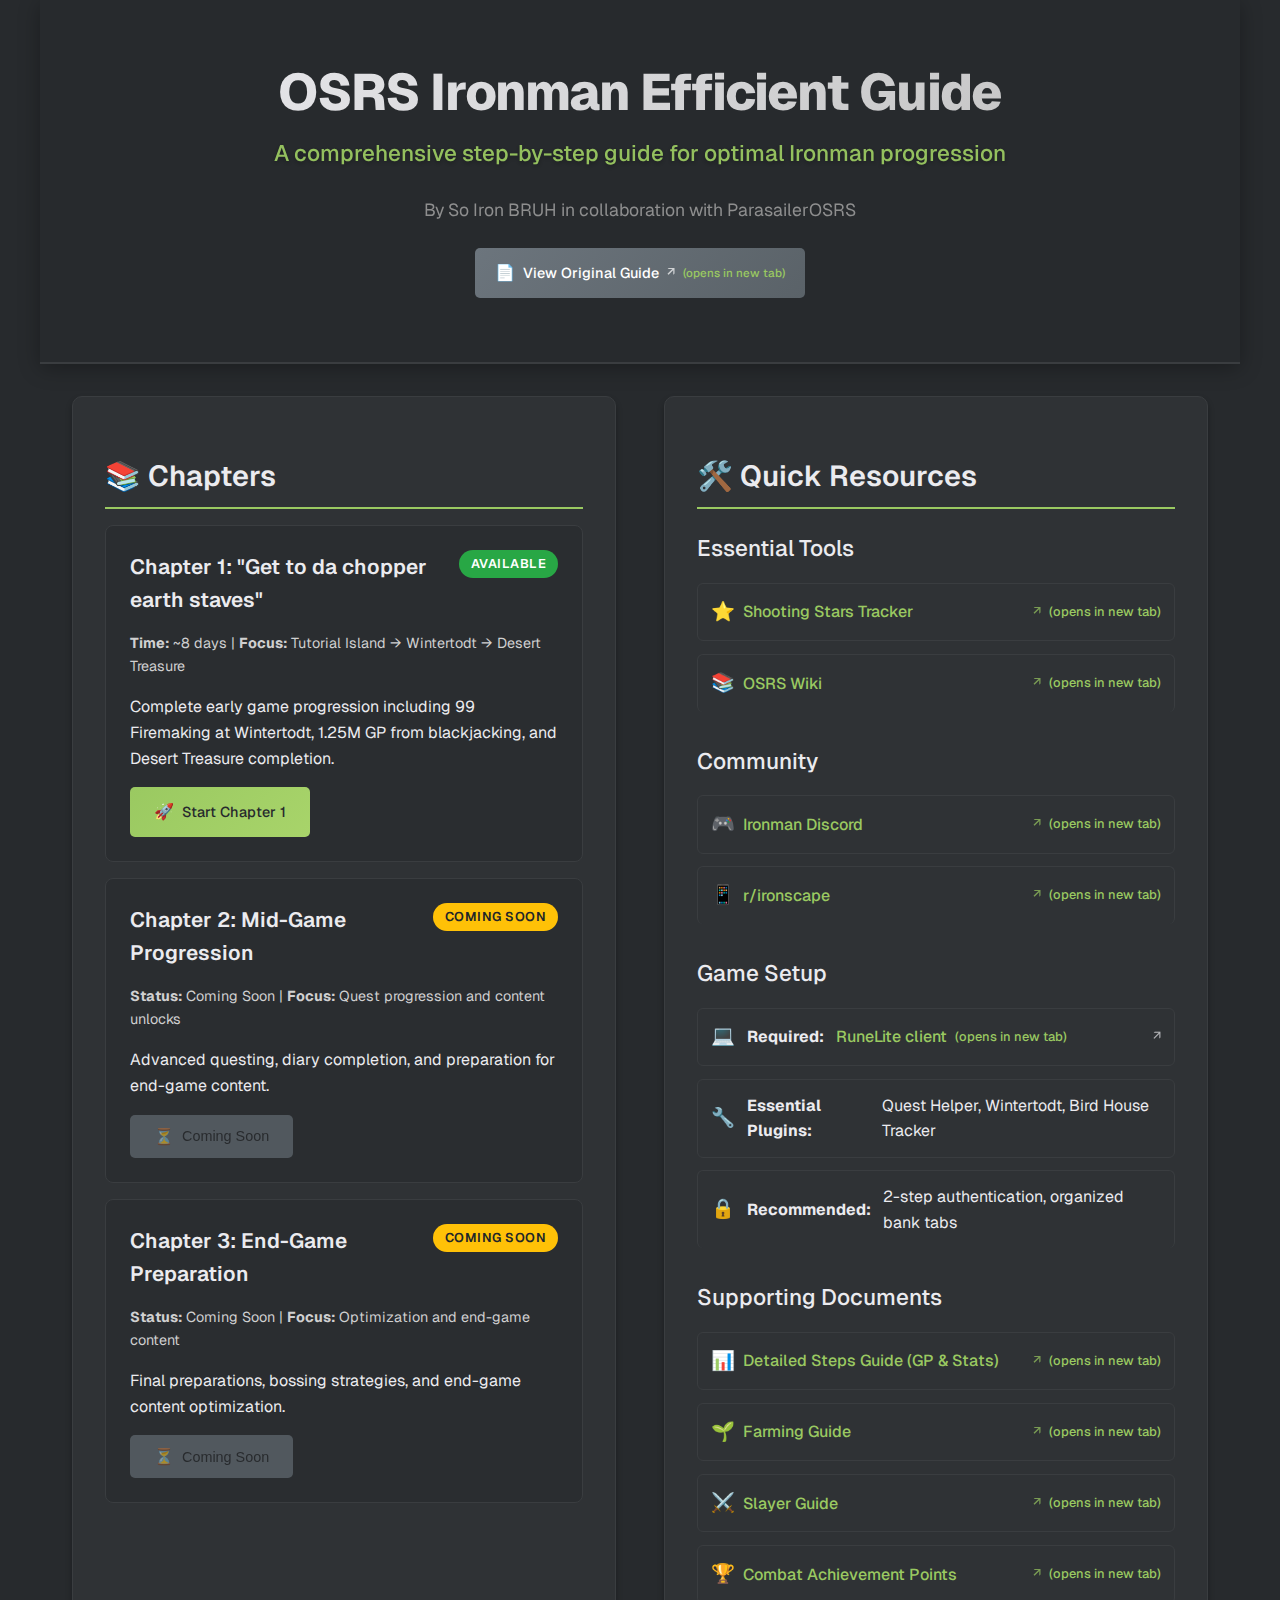
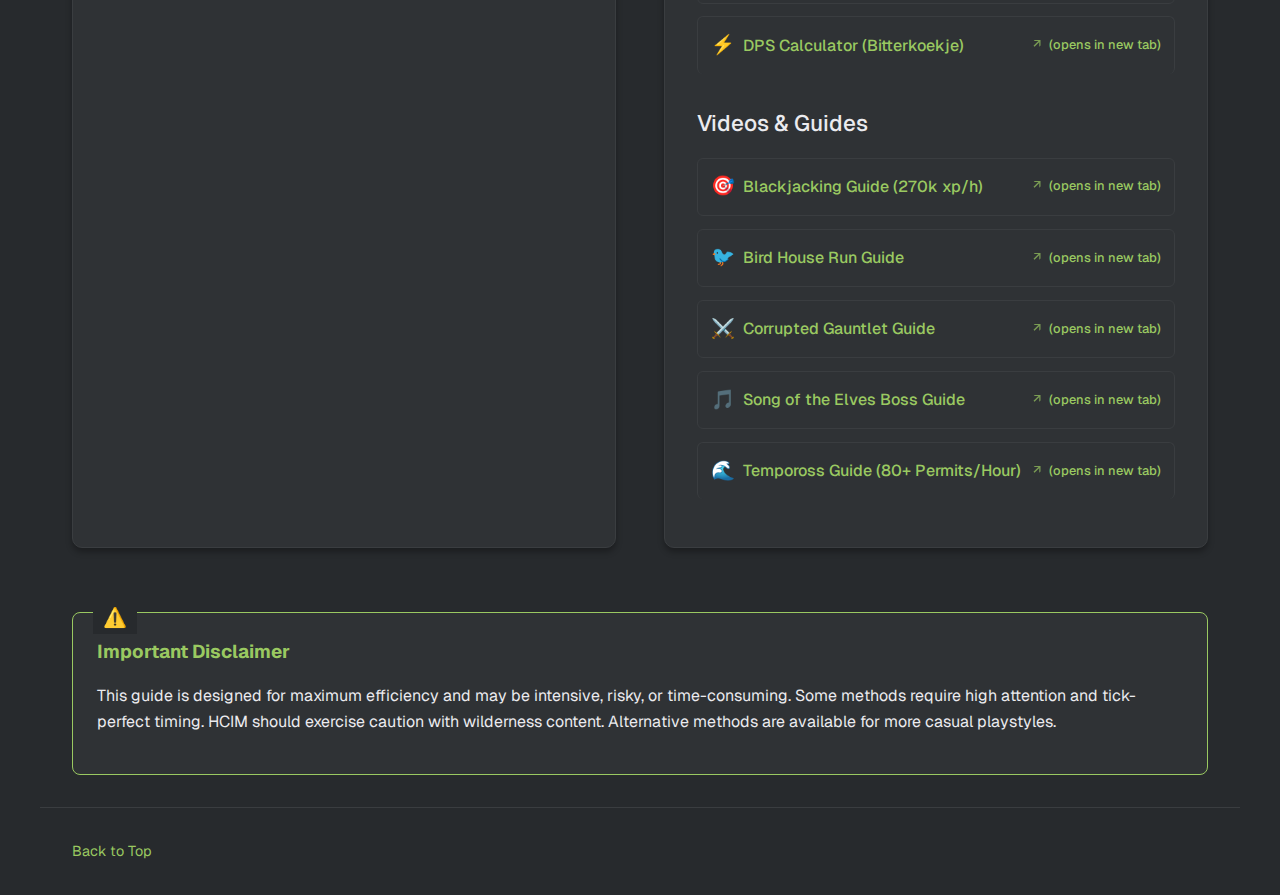
<file: index.html>
<!DOCTYPE html>
<html lang="en">
<head>
    <meta charset="UTF-8">
    <meta name="viewport" content="width=device-width, initial-scale=1.0">
    <meta name="description" content="Comprehensive OSRS Ironman guide for optimal progression. Step-by-step tutorials from Tutorial Island to end-game content.">
    <meta name="keywords" content="OSRS, Ironman, guide, tutorial, RuneScape, efficiency">
    <meta name="author" content="So Iron BRUH & ParasailerOSRS">
    
    <!-- Open Graph / Facebook -->
    <meta property="og:type" content="website">
    <meta property="og:url" content="https://your-domain.com/">
    <meta property="og:title" content="OSRS Ironman Efficient Guide">
    <meta property="og:description" content="Comprehensive step-by-step guide for optimal Ironman progression">
    <meta property="og:image" content="assets/images/og-image.jpg">

    <!-- Twitter -->
    <meta property="twitter:card" content="summary_large_image">
    <meta property="twitter:url" content="https://your-domain.com/">
    <meta property="twitter:title" content="OSRS Ironman Efficient Guide">
    <meta property="twitter:description" content="Comprehensive step-by-step guide for optimal Ironman progression">
    <meta property="twitter:image" content="assets/images/og-image.jpg">

    <title>OSRS Ironman Efficient Guide</title>
    
    <!-- Favicon -->
    <link rel="icon" type="image/x-icon" href="assets/images/favicon.ico">
    <link rel="apple-touch-icon" sizes="180x180" href="assets/images/apple-touch-icon.png">
    
    <!-- Preload critical resources -->
    <link rel="preconnect" href="https://fonts.googleapis.com">
    <link rel="preconnect" href="https://fonts.gstatic.com" crossorigin>
    <link href="https://fonts.googleapis.com/css2?family=Geist:wght@300;400;500;600;700&display=swap" rel="stylesheet">
    
    <!-- Critical CSS - Load immediately to prevent FOUC -->
    <link rel="stylesheet" href="assets/css/main.css">
    
    <!-- Critical inline styles to prevent FOUC -->
    <style>
      body { 
        margin: 0; 
        padding: 0; 
        font-family: 'Geist', -apple-system, BlinkMacSystemFont, 'Segoe UI', Roboto, sans-serif;
        background: #272a2d;
        color: #ebebef;
        line-height: 1.6;
      }
      .container { max-width: 1200px; margin: 0 auto; }
      header { background: transparent; color: #ebebef; padding: 0; }
      .hero-section { padding: 4rem 2rem; text-align: center; }
      h1 { font-size: 3.2rem; font-weight: 800; margin: 0 0 1rem 0; color: #ebebef; }
      .subtitle { font-size: 1.4rem; margin: 0 0 1.5rem 0; color: #9ac961; }
      .authors { font-size: 1.1rem; margin: 0; color: #a0a0a0; }
    </style>
    
    <!-- Preload critical JavaScript -->
    <link rel="preload" href="assets/js/main.js" as="script">
    
    <!-- Preload critical pages -->
    <link rel="preload" href="chapters/chapter1.html" as="document">
    
    <!-- Preload critical images -->
    <link rel="preload" href="assets/images/favicon.ico" as="image" type="image/x-icon">
    
    <!-- PWA Manifest -->
    <link rel="manifest" href="manifest.json">
    
    <!-- Structured Data -->
    <script type="application/ld+json">
    {
        "@context": "https://schema.org",
        "@type": "WebSite",
        "name": "OSRS Ironman Efficient Guide",
        "description": "Comprehensive step-by-step guide for optimal Ironman progression",
        "url": "https://your-domain.com/",
        "author": {
            "@type": "Person",
            "name": "So Iron BRUH"
        },
        "publisher": {
            "@type": "Organization",
            "name": "OSRS Ironman Community"
        }
    }
    </script>
</head>
<body>
    <div id="top"></div>
    <div class="container">
        <header role="banner">
            <div class="hero-section">
                <h1>OSRS Ironman Efficient Guide</h1>
                <p class="subtitle">A comprehensive step-by-step guide for optimal Ironman progression</p>
                <p class="authors">By So Iron BRUH in collaboration with ParasailerOSRS</p>
                <div class="original-guide-link">
                    <a href="https://docs.google.com/document/d/1CBkFM70SnrW4hJXvHM2F1fYCuBF_fRnEXnTYgRnRkAE/edit?tab=t.0#heading=h.jeorbgdacn98" target="_blank" rel="noopener noreferrer" class="btn btn-secondary">
                        <span class="btn-icon">📄</span>
                        View Original Guide
                        <span class="external-link-icon" aria-hidden="true">↗</span>
                    </a>
                </div>
            </div>
        </header>

        <main id="main-content" role="main">
            <div class="main-content">
                <section id="chapters" class="section" aria-labelledby="chapters-heading">
                    <h2 id="chapters-heading">📚 Chapters</h2>
                    
                    <div class="chapter-card" role="article">
                        <div class="chapter-header">
                            <div class="chapter-title-row">
                                <h3>Chapter 1: "Get to da chopper earth staves"</h3>
                                <span class="status-badge status-available">Available</span>
                            </div>
                        </div>
                        <div class="chapter-meta">
                            <strong>Time:</strong> ~8 days | <strong>Focus:</strong> Tutorial Island → Wintertodt → Desert Treasure
                        </div>
                        <p>Complete early game progression including 99 Firemaking at Wintertodt, 1.25M GP from blackjacking, and Desert Treasure completion.</p>
                        <div class="chapter-actions">
                            <a href="chapters/chapter1.html" class="btn btn-primary" aria-label="Start Chapter 1 - Get to da chopper earth staves">
                                <span class="btn-icon">🚀</span>
                                Start Chapter 1
                            </a>
                        </div>
                    </div>
                    
                    <div class="chapter-card" role="article">
                        <div class="chapter-header">
                            <div class="chapter-title-row">
                                <h3>Chapter 2: Mid-Game Progression</h3>
                                <span class="status-badge status-coming-soon">Coming Soon</span>
                            </div>
                        </div>
                        <div class="chapter-meta">
                            <strong>Status:</strong> Coming Soon | <strong>Focus:</strong> Quest progression and content unlocks
                        </div>
                        <p>Advanced questing, diary completion, and preparation for end-game content.</p>
                        <div class="chapter-actions">
                            <button class="btn btn-disabled" disabled aria-label="Chapter 2 not yet available">
                                <span class="btn-icon">⏳</span>
                                Coming Soon
                            </button>
                        </div>
                    </div>
                    
                    <div class="chapter-card" role="article">
                        <div class="chapter-header">
                            <div class="chapter-title-row">
                                <h3>Chapter 3: End-Game Preparation</h3>
                                <span class="status-badge status-coming-soon">Coming Soon</span>
                            </div>
                        </div>
                        <div class="chapter-meta">
                            <strong>Status:</strong> Coming Soon | <strong>Focus:</strong> Optimization and end-game content
                        </div>
                        <p>Final preparations, bossing strategies, and end-game content optimization.</p>
                        <div class="chapter-actions">
                            <button class="btn btn-disabled" disabled aria-label="Chapter 3 not yet available">
                                <span class="btn-icon">⏳</span>
                                Coming Soon
                            </button>
                        </div>
                    </div>
                </section>

                <section id="resources" class="section" aria-labelledby="resources-heading">
                    <h2 id="resources-heading">🛠️ Quick Resources</h2>
                    
                    <div class="resource-category">
                        <h3>Essential Tools</h3>
                        <ul class="resource-list" role="list">
                            <li>
                                <a href="https://osrsportal.com/shooting-stars-tracker" target="_blank" rel="noopener noreferrer" aria-label="Shooting Stars Tracker (opens in new tab)">
                                    <span class="resource-icon">⭐</span>
                                    Shooting Stars Tracker
                                    <span class="external-link-icon" aria-hidden="true">↗</span>
                                </a>
                            </li>
                            <li>
                                <a href="https://oldschool.runescape.wiki/" target="_blank" rel="noopener noreferrer" aria-label="OSRS Wiki (opens in new tab)">
                                    <span class="resource-icon">📚</span>
                                    OSRS Wiki
                                    <span class="external-link-icon" aria-hidden="true">↗</span>
                                </a>
                            </li>
                        </ul>
                    </div>
                    
                    <div class="resource-category">
                        <h3>Community</h3>
                        <ul class="resource-list" role="list">
                            <li>
                                <a href="https://discord.gg/ironman" target="_blank" rel="noopener noreferrer" aria-label="Ironman Discord (opens in new tab)">
                                    <span class="resource-icon">🎮</span>
                                    Ironman Discord
                                    <span class="external-link-icon" aria-hidden="true">↗</span>
                                </a>
                            </li>
                            <li>
                                <a href="https://reddit.com/r/ironscape" target="_blank" rel="noopener noreferrer" aria-label="r/ironscape (opens in new tab)">
                                    <span class="resource-icon">📱</span>
                                    r/ironscape
                                    <span class="external-link-icon" aria-hidden="true">↗</span>
                                </a>
                            </li>
                        </ul>
                    </div>
                    
                    <div class="resource-category">
                        <h3>Game Setup</h3>
                        <ul class="resource-list" role="list">
                            <li>
                                <span class="resource-icon">💻</span>
                                <strong>Required:</strong> <a href="https://runelite.net/" target="_blank" rel="noopener noreferrer" aria-label="RuneLite client (opens in new tab)">RuneLite client</a>
                                <span class="external-link-icon" aria-hidden="true">↗</span>
                            </li>
                            <li>
                                <span class="resource-icon">🔧</span>
                                <strong>Essential Plugins:</strong> Quest Helper, Wintertodt, Bird House Tracker
                            </li>
                            <li>
                                <span class="resource-icon">🔒</span>
                                <strong>Recommended:</strong> 2-step authentication, organized bank tabs
                            </li>
                        </ul>
                    </div>
                    
                    <div class="resource-category">
                        <h3>Supporting Documents</h3>
                        <ul class="resource-list" role="list">
                            <li>
                                <a href="https://docs.google.com/spreadsheets/d/1XZ-3Kja7_QS4Rxj4mJXeATXHBP03lrdUSt46gO3pWHk/edit#gid=1506136399" target="_blank" rel="noopener noreferrer" aria-label="Detailed Steps Guide (opens in new tab)">
                                    <span class="resource-icon">📊</span>
                                    Detailed Steps Guide (GP & Stats)
                                    <span class="external-link-icon" aria-hidden="true">↗</span>
                                </a>
                            </li>
                            <li>
                                <a href="https://docs.google.com/document/d/1rAnKmezSQmnqFOCti4RWze-kvMoW8i4Kyk5xswJ-9Qc/edit#" target="_blank" rel="noopener noreferrer" aria-label="Farming Guide (opens in new tab)">
                                    <span class="resource-icon">🌱</span>
                                    Farming Guide
                                    <span class="external-link-icon" aria-hidden="true">↗</span>
                                </a>
                            </li>
                            <li>
                                <a href="https://docs.google.com/document/d/1kBMW2uRI8b4NBcYn9PmsedTnZ3yW7fuGwdzsRQSCNkk/edit" target="_blank" rel="noopener noreferrer" aria-label="Slayer Guide (opens in new tab)">
                                    <span class="resource-icon">⚔️</span>
                                    Slayer Guide
                                    <span class="external-link-icon" aria-hidden="true">↗</span>
                                </a>
                            </li>
                            <li>
                                <a href="https://docs.google.com/spreadsheets/d/1DYmWr1ka-BLWccgFy6C4zhpDmpuZh_rbCBBmiQq3F9k/edit?usp=sharing" target="_blank" rel="noopener noreferrer" aria-label="Combat Achievement Points (opens in new tab)">
                                    <span class="resource-icon">🏆</span>
                                    Combat Achievement Points
                                    <span class="external-link-icon" aria-hidden="true">↗</span>
                                </a>
                            </li>
                            <li>
                                <a href="https://docs.google.com/spreadsheets/d/1wBXIlvAmqoQpu5u9XBfD4B0PW7D8owyO_CnRDiTHBKQ" target="_blank" rel="noopener noreferrer" aria-label="DPS Calculator (opens in new tab)">
                                    <span class="resource-icon">⚡</span>
                                    DPS Calculator (Bitterkoekje)
                                    <span class="external-link-icon" aria-hidden="true">↗</span>
                                </a>
                            </li>
                        </ul>
                    </div>
                    
                    <div class="resource-category">
                        <h3>Videos & Guides</h3>
                        <ul class="resource-list" role="list">
                            <li>
                                <a href="https://www.youtube.com/watch?v=6wuG8IvxHbM" target="_blank" rel="noopener noreferrer" aria-label="Blackjacking Guide (opens in new tab)">
                                    <span class="resource-icon">🎯</span>
                                    Blackjacking Guide (270k xp/h)
                                    <span class="external-link-icon" aria-hidden="true">↗</span>
                                </a>
                            </li>
                            <li>
                                <a href="https://www.youtube.com/watch?v=zK4L2aDUneg" target="_blank" rel="noopener noreferrer" aria-label="Bird House Run Guide (opens in new tab)">
                                    <span class="resource-icon">🐦</span>
                                    Bird House Run Guide
                                    <span class="external-link-icon" aria-hidden="true">↗</span>
                                </a>
                            </li>
                            <li>
                                <a href="https://www.youtube.com/watch?v=OxCcXZuwqno" target="_blank" rel="noopener noreferrer" aria-label="Corrupted Gauntlet Guide (opens in new tab)">
                                    <span class="resource-icon">⚔️</span>
                                    Corrupted Gauntlet Guide
                                    <span class="external-link-icon" aria-hidden="true">↗</span>
                                </a>
                            </li>
                            <li>
                                <a href="https://www.youtube.com/watch?v=7kccSC5VM8s" target="_blank" rel="noopener noreferrer" aria-label="Song of the Elves Boss Guide (opens in new tab)">
                                    <span class="resource-icon">🎵</span>
                                    Song of the Elves Boss Guide
                                    <span class="external-link-icon" aria-hidden="true">↗</span>
                                </a>
                            </li>
                            <li>
                                <a href="https://www.youtube.com/watch?v=lg4tNw3ZjeI" target="_blank" rel="noopener noreferrer" aria-label="Tempoross Guide (opens in new tab)">
                                    <span class="resource-icon">🌊</span>
                                    Tempoross Guide (80+ Permits/Hour)
                                    <span class="external-link-icon" aria-hidden="true">↗</span>
                                </a>
                            </li>
                        </ul>
                    </div>
                </section>
            </div>

            <section id="disclaimer" class="disclaimer" role="alert" aria-labelledby="disclaimer-heading">
                <h3 id="disclaimer-heading">Important Disclaimer</h3>
                <p>This guide is designed for maximum efficiency and may be intensive, risky, or time-consuming. Some methods require high attention and tick-perfect timing. HCIM should exercise caution with wilderness content. Alternative methods are available for more casual playstyles.</p>
            </section>
        </main>

        <footer role="contentinfo">
            <div class="footer-content">
                <div class="footer-links">
                    <a href="#top" aria-label="Back to top">Back to Top</a>
                </div>
            </div>
        </footer>
    </div>
    
    <!-- Loading overlay -->
    <div id="loading-overlay" class="loading-overlay" hidden>
        <div class="loading-spinner"></div>
        <p>Loading...</p>
        <button onclick="hideLoading()" style="margin-top: 1rem; background: #ff8c42; border: none; color: white; padding: 0.5rem 1rem; border-radius: 4px; cursor: pointer;">Cancel</button>
    </div>
    
    <!-- Notification system -->
    <div id="notification-container" class="notification-container" role="alert" aria-live="polite"></div>
    
    <script src="assets/js/main.js"></script>
</body>
</html>
</file>
<file: assets/css/main.css>
/* HCIM Guide - Main Styles */

/* Reset and Base Styles */
html {
    scroll-behavior: smooth;
}

body {
    margin: 0;
    padding: 0;
    font-family: 'Geist', -apple-system, BlinkMacSystemFont, 'Segoe UI', Roboto, sans-serif;
    background: #272a2d;
    color: #ebebef;
    line-height: 1.6;
}

/* Skip Link for Accessibility */
.skip-link {
    position: absolute;
    top: -40px;
    left: 6px;
    background: #9ac961;
    color: #272a2d;
    padding: 8px;
    text-decoration: none;
    border-radius: 4px;
    z-index: 1000;
    transition: top 0.3s;
}

.skip-link:focus {
    top: 6px;
}

/* Header Styles */
header {
    background: transparent;
    color: #ebebef;
    padding: 0;
    border-bottom: 2px solid #3a3d40;
    position: relative;
    box-shadow: 0 4px 20px rgba(0, 0, 0, 0.3);
}

header::before {
    display: none;
}

/* Navigation */
.top-nav {
    background: rgba(39, 42, 45, 0.3);
    backdrop-filter: blur(10px);
    border-bottom: 1px solid #3a3d40;
    position: relative;
    z-index: 10;
}

.nav-container {
    max-width: 1200px;
    margin: 0 auto;
    padding: 1rem 2rem;
    display: flex;
    justify-content: space-between;
    align-items: center;
}

.nav-logo {
    color: #9ac961;
    text-decoration: none;
    font-weight: 700;
    font-size: 1.2rem;
    transition: color 0.2s;
}

.nav-logo:hover {
    color: #a8d46a;
}

.nav-links {
    display: flex;
    gap: 2rem;
}

.nav-links a {
    color: #ebebef;
    text-decoration: none;
    font-weight: 500;
    transition: color 0.2s;
    padding: 0.5rem 1rem;
    border-radius: 4px;
    transition: all 0.2s;
}

.nav-links a:hover {
    color: #9ac961;
    background: rgba(154, 201, 97, 0.1);
}

/* Hero Section */
.hero-section {
    padding: 4rem 2rem;
    text-align: center;
    position: relative;
    z-index: 2;
    max-width: 1200px;
    margin: 0 auto;
}

.hero-stats {
    display: flex;
    justify-content: center;
    gap: 3rem;
    margin-top: 2rem;
    flex-wrap: wrap;
}

.stat-item {
    text-align: center;
    background: rgba(255, 255, 255, 0.1);
    padding: 1rem 1.5rem;
    border-radius: 8px;
    backdrop-filter: blur(10px);
    border: 1px solid rgba(255, 255, 255, 0.2);
}

.stat-number {
    display: block;
    font-size: 2rem;
    font-weight: 700;
    color: #9ac961;
    margin-bottom: 0.5rem;
}

.stat-label {
    font-size: 0.9rem;
    color: #c0c0c0;
    text-transform: uppercase;
    letter-spacing: 0.5px;
}

h1 {
    font-size: 3.2rem;
    font-weight: 800;
    margin: 0 0 1rem 0;
    background: linear-gradient(135deg, #ebebef 0%, #c0c0c0 100%);
    -webkit-background-clip: text;
    -webkit-text-fill-color: transparent;
    background-clip: text;
    text-shadow: none;
    position: relative;
    z-index: 2;
    letter-spacing: -1px;
    line-height: 1.1;
}

.subtitle {
    font-size: 1.4rem;
    margin: 0 0 1.5rem 0;
    opacity: 0.95;
    font-weight: 500;
    position: relative;
    z-index: 2;
    color: #9ac961;
    text-shadow: 0 2px 4px rgba(0,0,0,0.3);
}

.authors {
    font-size: 1.1rem;
    margin: 0;
    opacity: 0.85;
    font-style: normal;
    position: relative;
    z-index: 2;
    color: #a0a0a0;
    font-weight: 400;
}

.original-guide-link {
    margin-top: 1.5rem;
    text-align: center;
}

.original-guide-link .btn {
    background: linear-gradient(135deg, #6c757d, #5a6268);
    color: #ffffff;
    font-size: 0.9rem;
    padding: 0.75rem 1.25rem;
    border-radius: 5px;
    transition: all 0.3s ease;
    text-decoration: none;
    border: none;
    cursor: pointer;
    font-weight: 500;
    position: relative;
    overflow: hidden;
    display: inline-flex;
    align-items: center;
    gap: 0.5rem;
}

.original-guide-link .btn:hover {
    background: linear-gradient(135deg, #5a6268, #6c757d);
    transform: translateY(-2px);
    box-shadow: 0 4px 12px rgba(108, 117, 125, 0.3);
}

.original-guide-link .btn::before {
    content: '';
    position: absolute;
    top: 0;
    left: -100%;
    width: 100%;
    height: 100%;
    background: linear-gradient(90deg, transparent, rgba(255,255,255,0.2), transparent);
    transition: left 0.5s;
}

.original-guide-link .btn:hover::before {
    left: 100%;
}

.container {
    max-width: 1200px;
    margin: 0 auto;
    padding: 0;
}

/* Main Content */
.main-content {
    display: grid;
    grid-template-columns: 1fr 1fr;
    gap: 2rem;
    margin-bottom: 2rem;
    padding: 2rem;
}

.section {
    background: #2f3235;
    padding: 2rem;
    border-radius: 10px;
    box-shadow: 0 4px 6px rgba(0, 0, 0, 0.3);
    border: 1px solid #3a3d40;
    transition: transform 0.2s, box-shadow 0.2s;
}

.section:hover {
    transform: translateY(-2px);
    box-shadow: 0 8px 16px rgba(0, 0, 0, 0.4);
}

.section h2 {
    color: #ebebef;
    border-bottom: 2px solid #9ac961;
    padding-bottom: 0.5rem;
    margin-bottom: 1rem;
    font-size: 1.8rem;
    font-weight: 600;
}

.section h3 {
    color: #ebebef;
    margin-bottom: 1rem;
    font-size: 1.4rem;
    font-weight: 500;
}

/* Chapter Cards */
.chapter-card {
    background: #2f3235;
    border: 1px solid #3a3d40;
    border-radius: 8px;
    padding: 1.5rem;
    margin-bottom: 1rem;
    transition: all 0.3s ease;
    position: relative;
    overflow: hidden;
}

.chapter-card::before {
    content: '';
    position: absolute;
    left: 0;
    top: 0;
    bottom: 0;
    width: 4px;
    background: linear-gradient(180deg, #9ac961, #a8d46a);
    opacity: 0;
    transition: opacity 0.3s ease;
}

.chapter-card:hover {
    background: #373a3d;
    border-color: #4a4d50;
    transform: translateX(5px);
    box-shadow: 0 4px 12px rgba(0,0,0,0.3);
}

.chapter-card:hover::before {
    opacity: 1;
}

.chapter-header {
    display: flex;
    flex-direction: column;
    gap: 0.75rem;
    margin-bottom: 1rem;
}

.chapter-title-row {
    display: flex;
    justify-content: space-between;
    align-items: flex-start;
    gap: 1rem;
}

.chapter-card h3 {
    color: #ebebef;
    margin: 0;
    font-size: 1.3rem;
    font-weight: 600;
    flex: 1;
}

/* Status Badges */
.status-badge {
    padding: 0.25rem 0.75rem;
    border-radius: 20px;
    font-size: 0.8rem;
    font-weight: 600;
    text-transform: uppercase;
    letter-spacing: 0.5px;
    white-space: nowrap;
    flex-shrink: 0;
}

.status-available {
    background: #28a745;
    color: white;
}

.status-coming-soon {
    background: #ffc107;
    color: #212529;
}

.chapter-meta {
    color: #c0c0c0;
    font-size: 0.9rem;
    margin-bottom: 1rem;
}

.chapter-actions {
    display: flex;
    gap: 1rem;
    flex-wrap: wrap;
}

/* Buttons */
.btn {
    display: inline-flex;
    align-items: center;
    gap: 0.5rem;
    background: linear-gradient(135deg, #9ac961, #a8d46a);
    color: #272a2d;
    padding: 0.75rem 1.5rem;
    text-decoration: none;
    border-radius: 5px;
    transition: all 0.3s ease;
    border: none;
    cursor: pointer;
    font-weight: 500;
    position: relative;
    overflow: hidden;
    font-size: 0.9rem;
}

.btn::before {
    content: '';
    position: absolute;
    top: 0;
    left: -100%;
    width: 100%;
    height: 100%;
    background: linear-gradient(90deg, transparent, rgba(255,255,255,0.2), transparent);
    transition: left 0.5s;
}

.btn:hover::before {
    left: 100%;
}

.btn:hover {
    background: linear-gradient(135deg, #a8d46a, #9ac961);
    transform: translateY(-2px);
    box-shadow: 0 4px 12px rgba(154,201,97,0.3);
}

.btn-primary {
    background: linear-gradient(135deg, #9ac961, #a8d46a);
}

.btn-secondary {
    background: linear-gradient(135deg, #6c757d, #5a6268);
}

.btn-secondary:hover {
    background: linear-gradient(135deg, #5a6268, #6c757d);
}

.btn-disabled {
    background: #6c757d;
    cursor: not-allowed;
    transform: none;
    box-shadow: none;
    opacity: 0.6;
}

.btn-disabled:hover {
    background: #6c757d;
    transform: none;
    box-shadow: none;
}

.btn-icon {
    font-size: 1rem;
}

/* Resource Categories */
.resource-category {
    margin-bottom: 2rem;
}

.resource-category:last-child {
    margin-bottom: 0;
}

.resource-list {
    list-style: none;
    padding: 0;
}

.resource-list li {
    margin-bottom: 0.8rem;
    padding: 0.8rem;
    border-radius: 6px;
    background: #2f3235;
    border: 1px solid #3a3d40;
    transition: all 0.2s ease;
    display: flex;
    align-items: center;
    gap: 0.75rem;
}

.resource-list li:hover {
    background: #373a3d;
    border-color: #4a4d50;
    transform: translateX(3px);
}

.resource-list li:last-child {
    border-bottom: none;
}

.resource-icon {
    font-size: 1.2rem;
    min-width: 1.5rem;
    text-align: center;
}

.resource-list a {
    color: #9ac961;
    text-decoration: none;
    transition: color 0.2s ease;
    font-weight: 500;
    display: flex;
    align-items: center;
    gap: 0.5rem;
    flex: 1;
}

.resource-list a:hover {
    color: #a8d46a;
    text-decoration: underline;
}

.external-link-icon {
    font-size: 0.8rem;
    opacity: 0.7;
    margin-left: auto;
}

/* Disclaimer */
.disclaimer {
    background: #2f3235;
    border: 1px solid #9ac961;
    border-radius: 8px;
    padding: 1.5rem;
    margin: 2rem;
    position: relative;
}

.disclaimer::before {
    content: '⚠️';
    position: absolute;
    top: -10px;
    left: 20px;
    background: #272a2d;
    padding: 0 10px;
    font-size: 1.2rem;
}

.disclaimer h3 {
    color: #9ac961;
    margin-top: 0;
    margin-bottom: 1rem;
}

.disclaimer p {
    color: #ebebef;
    margin: 0 0 1rem 0;
}

.disclaimer-toggle {
    background: none;
    border: 1px solid #9ac961;
    color: #9ac961;
    padding: 0.5rem 1rem;
    border-radius: 4px;
    cursor: pointer;
    font-size: 0.9rem;
    display: flex;
    align-items: center;
    gap: 0.5rem;
    transition: all 0.2s;
}

.disclaimer-toggle:hover {
    background: #9ac961;
    color: #272a2d;
}

.disclaimer-details {
    margin-top: 1rem;
    padding-top: 1rem;
    border-top: 1px solid #3a3d40;
}

.disclaimer-details p {
    margin-bottom: 0.5rem;
    font-size: 0.9rem;
}

/* Footer */
footer {
    text-align: center;
    color: #c0c0c0;
    margin-top: 2rem;
    padding: 2rem;
    border-top: 1px solid #3a3d40;
}

.footer-content {
    display: flex;
    justify-content: space-between;
    align-items: center;
    flex-wrap: wrap;
    gap: 1rem;
}

.footer-quote {
    flex: 1;
    text-align: left;
}

.footer-quote p {
    margin: 0.5rem 0;
}

.footer-links {
    display: flex;
    gap: 1rem;
}

.footer-links a {
    color: #9ac961;
    text-decoration: none;
    font-size: 0.9rem;
    transition: color 0.2s;
}

.footer-links a:hover {
    color: #a8d46a;
}

/* Loading Overlay */
.loading-overlay {
    position: fixed;
    top: 0;
    left: 0;
    right: 0;
    bottom: 0;
    background: rgba(0, 0, 0, 0.8);
    display: flex;
    flex-direction: column;
    align-items: center;
    justify-content: center;
    z-index: 9999;
    color: white;
    opacity: 1;
    transition: opacity 0.3s ease;
}

.loading-overlay[hidden] {
    display: none !important;
    opacity: 0;
}

.loading-spinner {
    width: 40px;
    height: 40px;
    border: 4px solid #3a3d40;
    border-top: 4px solid #9ac961;
    border-radius: 50%;
    animation: spin 1s linear infinite;
    margin-bottom: 1rem;
}

@keyframes spin {
    0% { transform: rotate(0deg); }
    100% { transform: rotate(360deg); }
}

/* Notification System */
.notification-container {
    position: fixed;
    top: 20px;
    right: 20px;
    z-index: 10000;
    max-width: 400px;
}

.notification {
    background: #2f3235;
    border: 1px solid #3a3d40;
    border-radius: 8px;
    padding: 1rem;
    margin-bottom: 0.5rem;
    box-shadow: 0 4px 12px rgba(0, 0, 0, 0.3);
    animation: slideIn 0.3s ease;
}

.notification.success {
    border-color: #28a745;
}

.notification.error {
    border-color: #dc3545;
}

.notification.info {
    border-color: #17a2b8;
}

@keyframes slideIn {
    from {
        transform: translateX(100%);
        opacity: 0;
    }
    to {
        transform: translateX(0);
        opacity: 1;
    }
}

/* Focus states for accessibility */
.btn:focus,
a:focus,
button:focus {
    outline: 2px solid #ff8c42;
    outline-offset: 2px;
}

/* Responsive Design */

/* Large screens (1200px and above) */
@media (min-width: 1200px) {
    .container {
        max-width: 1400px;
    }
    
    .main-content {
        gap: 3rem;
    }
}

/* Medium screens (tablets) */
@media (max-width: 1024px) {
    .main-content {
        gap: 1.5rem;
        padding: 1.5rem;
    }
    
    .section {
        padding: 1.5rem;
    }
    
    .hero-section {
        padding: 2rem 1.5rem;
    }
    
    h1 {
        font-size: 2.4rem;
    }
}

/* Small tablets and large phones */
@media (max-width: 768px) {
    .main-content {
        grid-template-columns: 1fr;
        padding: 1rem;
        gap: 1rem;
    }
    
    h1 {
        font-size: 2rem;
    }

    .section {
        padding: 1.5rem;
    }

    .disclaimer {
        margin: 1rem;
    }

    .nav-container {
        flex-direction: column;
        gap: 1rem;
        padding: 0.75rem 1rem;
    }

    .nav-links {
        gap: 0.5rem;
        flex-wrap: wrap;
        justify-content: center;
    }
    
    .nav-links a {
        padding: 0.75rem 1rem;
        font-size: 0.9rem;
    }

    .hero-stats {
        gap: 1rem;
    }

    .stat-item {
        padding: 0.75rem 1rem;
    }

    .chapter-actions {
        flex-direction: column;
    }
    
    .btn {
        padding: 1rem 1.5rem;
        font-size: 1rem;
        min-height: 44px; /* iOS minimum touch target */
    }

    .footer-content {
        flex-direction: column;
        text-align: center;
        gap: 1rem;
    }

    .footer-quote {
        text-align: center;
    }
    
    .chapter-header {
        flex-direction: column;
        gap: 0.5rem;
        align-items: flex-start;
    }
    
    .chapter-title-row {
        flex-direction: column;
        gap: 0.5rem;
        align-items: flex-start;
    }
    
    .status-badge {
        align-self: flex-start;
    }
    
    .original-guide-link {
        margin-top: 1rem;
    }
    
    .original-guide-link .btn {
        padding: 0.75rem 1rem;
        font-size: 0.85rem;
    }
}

/* Small phones */
@media (max-width: 480px) {
    .main-content {
        padding: 0.5rem;
    }
    
    .section {
        padding: 1rem;
    }
    
    .hero-section {
        padding: 1.5rem 1rem;
    }
    
    h1 {
        font-size: 1.8rem;
    }
    
    .subtitle {
        font-size: 1rem;
    }
    
    .nav-container {
        padding: 0.5rem;
    }
    
    .nav-links {
        flex-direction: column;
        width: 100%;
    }
    
    .nav-links a {
        text-align: center;
        width: 100%;
        padding: 1rem;
    }
    
    .chapter-card {
        padding: 1rem;
    }
    
    .btn {
        width: 100%;
        justify-content: center;
        padding: 1.25rem 1.5rem;
    }
    
    .disclaimer {
        margin: 0.5rem;
        padding: 1rem;
    }
    
    .footer {
        padding: 1.5rem 1rem;
    }
    
    .notification-container {
        left: 10px;
        right: 10px;
        max-width: none;
    }
}

/* Extra small phones */
@media (max-width: 360px) {
    h1 {
        font-size: 1.6rem;
    }
    
    .hero-section {
        padding: 1rem 0.5rem;
    }
    
    .main-content {
        padding: 0.25rem;
    }
    
    .section {
        padding: 0.75rem;
    }
    
    .chapter-card {
        padding: 0.75rem;
    }
    
    .btn {
        padding: 1rem;
        font-size: 0.9rem;
    }
}

/* Landscape orientation on mobile */
@media (max-width: 768px) and (orientation: landscape) {
    .hero-section {
        padding: 1.5rem 2rem;
    }
    
    .nav-container {
        flex-direction: row;
        justify-content: space-between;
    }
    
    .nav-links {
        flex-direction: row;
        gap: 1rem;
    }
}

/* High DPI displays */
@media (-webkit-min-device-pixel-ratio: 2), (min-resolution: 192dpi) {
    .loading-spinner {
        border-width: 2px;
    }
    
    .btn {
        border-radius: 6px;
    }
    
    .chapter-card {
        border-radius: 10px;
    }
}

/* Lazy Loading Styles */
.lazy {
  opacity: 0;
  transition: opacity 0.3s;
}

.lazy.loaded {
  opacity: 1;
}

/* Notification Styles */
.notification-container {
  position: fixed;
  top: 20px;
  right: 20px;
  z-index: 1000;
  max-width: 400px;
}

.notification {
  background: #fff;
  border: 1px solid #ddd;
  border-radius: 8px;
  padding: 16px;
  margin-bottom: 10px;
  box-shadow: 0 4px 12px rgba(0, 0, 0, 0.15);
  animation: slideIn 0.3s ease-out;
  font-size: 14px;
  line-height: 1.4;
}

.notification.success {
  border-left: 4px solid #28a745;
  background: #f8fff9;
}

.notification.warning {
  border-left: 4px solid #ffc107;
  background: #fffdf8;
}

.notification.info {
  border-left: 4px solid #17a2b8;
  background: #f8fdff;
}

.notification.error {
  border-left: 4px solid #dc3545;
  background: #fff8f8;
}

@keyframes slideIn {
  from {
    transform: translateX(100%);
    opacity: 0;
  }
  to {
    transform: translateX(0);
    opacity: 1;
  }
}

/* Offline Indicator */
.offline-indicator {
  position: fixed;
  top: 0;
  left: 0;
  right: 0;
  background: #dc3545;
  color: white;
  text-align: center;
  padding: 8px;
  font-size: 14px;
  z-index: 1001;
  display: none;
}

.offline-indicator.show {
  display: block;
}

/* Search Highlight */
.search-highlight {
  background: #fff3cd;
  border: 2px solid #ffc107;
  border-radius: 4px;
  animation: highlightPulse 2s ease-in-out;
}

@keyframes highlightPulse {
  0%, 100% {
    background: #fff3cd;
  }
  50% {
    background: #ffeaa7;
  }
}

/* Focus styles for keyboard navigation */
.step-focused {
  outline: 2px solid #007bff;
  outline-offset: 2px;
}

/* Service Worker Update Notification */
.sw-update-notification {
  position: fixed;
  bottom: 20px;
  right: 20px;
  background: #17a2b8;
  color: white;
  padding: 12px 16px;
  border-radius: 8px;
  box-shadow: 0 4px 12px rgba(0, 0, 0, 0.15);
  z-index: 1000;
  display: none;
}

.sw-update-notification.show {
  display: block;
}

.sw-update-notification button {
  background: rgba(255, 255, 255, 0.2);
  border: none;
  color: white;
  padding: 4px 8px;
  border-radius: 4px;
  margin-left: 8px;
  cursor: pointer;
}

.sw-update-notification button:hover {
  background: rgba(255, 255, 255, 0.3);
}

/* Mobile-Specific Enhancements */

/* Touch-friendly button sizes */
@media (max-width: 768px) {
  .btn {
    min-height: 44px; /* iOS minimum touch target */
    padding: 12px 20px;
    font-size: 16px; /* Prevent zoom on iOS */
  }
  
  .step-checkbox {
    min-width: 44px;
    min-height: 44px;
    margin-right: 12px;
  }
  
  .step-label {
    padding: 12px;
    min-height: 44px;
    display: flex;
    align-items: center;
  }
  
  /* Mobile-optimized navigation */
  .chapter-nav {
    flex-wrap: wrap;
    gap: 8px;
    padding: 12px;
  }
  
  .chapter-nav a {
    padding: 10px 12px;
    font-size: 14px;
    border-radius: 8px;
    background: rgba(154, 201, 97, 0.1);
    border: 1px solid rgba(154, 201, 97, 0.3);
  }
  
  /* Mobile progress bar */
  .progress-container {
    padding: 12px;
    margin: 8px 0;
  }
  
  .progress-text {
    font-size: 14px;
    margin-top: 8px;
  }
  
  /* Mobile action buttons */
  .action-buttons {
    gap: 8px;
    padding: 12px;
  }
  
  .btn-row {
    gap: 8px;
  }
  
  /* Mobile search */
  .search-container {
    padding: 12px;
    margin: 8px 0;
  }
  
  .search-wrapper {
    gap: 8px;
  }
  
  #search-input {
    padding: 12px;
    font-size: 16px;
    border-radius: 8px;
  }
  
  .search-wrapper button {
    min-width: 44px;
    min-height: 44px;
    padding: 8px;
  }
  
  /* Mobile accordion */
  .accordion-button {
    padding: 16px 12px;
    font-size: 16px;
    min-height: 44px;
  }
  
  .accordion-content {
    padding: 12px;
  }
  
  /* Mobile step containers */
  .step-container {
    margin: 8px 0;
    padding: 12px;
    border-radius: 8px;
  }
  
  .step-content {
    font-size: 15px;
    line-height: 1.5;
  }
  
  /* Mobile section headers */
  .section-header {
    padding: 16px 12px;
  }
  
  .section-header h2 {
    font-size: 20px;
    margin-bottom: 12px;
  }
  
  /* Mobile resource lists */
  .resource-list li {
    padding: 12px;
    margin-bottom: 8px;
  }
  
  /* Mobile hero section */
  .hero-section {
    padding: 20px 12px;
  }
  
  .hero-section h1 {
    font-size: 24px;
    margin-bottom: 16px;
  }
  
  .subtitle {
    font-size: 16px;
    margin-bottom: 12px;
  }
  
  .authors {
    font-size: 14px;
    margin-bottom: 20px;
  }
  
  /* Mobile chapter cards */
  .chapter-card {
    padding: 16px 12px;
    margin-bottom: 16px;
  }
  
  .chapter-card h3 {
    font-size: 18px;
    margin-bottom: 12px;
  }
  
  /* Mobile sticky elements */
  .sticky-progress-container {
    position: sticky;
    top: 0;
    z-index: 100;
    background: rgba(39, 42, 45, 0.95);
    backdrop-filter: blur(10px);
    border-bottom: 1px solid #3a3d40;
  }
  
  /* Mobile scroll indicators */
  .scroll-indicator {
    position: fixed;
    bottom: 20px;
    right: 20px;
    width: 50px;
    height: 50px;
    background: #9ac961;
    border-radius: 50%;
    display: flex;
    align-items: center;
    justify-content: center;
    color: #272a2d;
    font-size: 20px;
    box-shadow: 0 4px 12px rgba(0, 0, 0, 0.3);
    z-index: 1000;
    opacity: 0;
    transition: opacity 0.3s;
  }
  
  .scroll-indicator.show {
    opacity: 1;
  }
  
  /* Mobile pull-to-refresh indicator */
  .pull-refresh-indicator {
    position: fixed;
    top: 0;
    left: 0;
    right: 0;
    height: 60px;
    background: linear-gradient(135deg, #9ac961, #a8d46a);
    display: flex;
    align-items: center;
    justify-content: center;
    color: #272a2d;
    font-weight: 600;
    transform: translateY(-100%);
    transition: transform 0.3s;
    z-index: 1001;
  }
  
  .pull-refresh-indicator.show {
    transform: translateY(0);
  }
}

/* Landscape mobile optimizations */
@media (max-width: 768px) and (orientation: landscape) {
  .hero-section {
    padding: 12px;
  }
  
  .hero-section h1 {
    font-size: 20px;
  }
  
  .sticky-progress-container {
    position: relative;
  }
  
  .progress-section {
    position: sticky;
    top: 0;
    z-index: 100;
  }
}

/* High-DPI mobile displays */
@media (-webkit-min-device-pixel-ratio: 2) and (max-width: 768px) {
  .btn {
    border-width: 0.5px;
  }
  
  .step-container {
    border-width: 0.5px;
  }
  
  .chapter-card {
    border-width: 0.5px;
  }
}

/* Mobile gesture support */
@media (max-width: 768px) {
  .swipeable {
    touch-action: pan-y;
  }
  
  .step-container {
    touch-action: manipulation;
  }
  
  .accordion-button {
    touch-action: manipulation;
  }
}

/* Accessibility Improvements */

/* Focus indicators */
.btn:focus,
.step-checkbox:focus,
.accordion-button:focus,
input:focus,
a:focus {
  outline: 2px solid #9ac961;
  outline-offset: 2px;
  box-shadow: 0 0 0 4px rgba(154, 201, 97, 0.3);
}

/* High contrast mode support */
@media (prefers-contrast: high) {
  .btn {
    border: 2px solid currentColor;
  }
  
  .step-container {
    border: 2px solid currentColor;
  }
  
  .chapter-card {
    border: 2px solid currentColor;
  }
  
  .progress-bar {
    border: 2px solid currentColor;
  }
}

/* Reduced motion support */
@media (prefers-reduced-motion: reduce) {
  *,
  *::before,
  *::after {
    animation-duration: 0.01ms !important;
    animation-iteration-count: 1 !important;
    transition-duration: 0.01ms !important;
  }
  
  .btn::before {
    animation: none;
  }
  
  .notification {
    animation: none;
  }
  
  .scroll-indicator {
    transition: none;
  }
}

/* Screen reader only content */
.sr-only {
  position: absolute;
  width: 1px;
  height: 1px;
  padding: 0;
  margin: -1px;
  overflow: hidden;
  clip: rect(0, 0, 0, 0);
  white-space: nowrap;
  border: 0;
}

/* Skip links */
.skip-link {
  position: absolute;
  top: -40px;
  left: 6px;
  background: #9ac961;
  color: #272a2d;
  padding: 8px;
  text-decoration: none;
  border-radius: 4px;
  z-index: 10000;
  font-weight: 600;
}

.skip-link:focus {
  top: 6px;
}

/* ARIA live regions */
[aria-live="polite"] {
  position: absolute;
  left: -10000px;
  width: 1px;
  height: 1px;
  overflow: hidden;
}

/* Progress announcements */
.progress-announcement {
  position: absolute;
  left: -10000px;
  width: 1px;
  height: 1px;
  overflow: hidden;
}

/* Keyboard navigation improvements */
.step-container:focus-within {
  background: rgba(154, 201, 97, 0.1);
  border-color: #9ac961;
}

.accordion-button:focus {
  background: rgba(154, 201, 97, 0.2);
}

/* Color contrast improvements */
@media (prefers-color-scheme: light) {
  .btn {
    color: #272a2d;
  }
  
  .step-content {
    color: #272a2d;
  }
  
  .chapter-card {
    background: #2a2d30 !important;
    color: #ebebef !important;
    border: 1px solid #3a3d40 !important;
  }
  
  .chapter-card:hover {
    background: #323538 !important;
    border-color: #4a4d50 !important;
  }
  
  .chapter-meta {
    color: #d0d0d0;
  }
  
  .chapter-card h3 {
    color: #ebebef;
  }
}

/* Large text support */
@media (prefers-reduced-motion: no-preference) {
  .btn:hover {
    transform: translateY(-2px);
  }
}

/* Focus management */
.modal:focus {
  outline: none;
}

.modal:focus-visible {
  outline: 2px solid #9ac961;
  outline-offset: 2px;
}

/* Semantic HTML improvements */
main {
  outline: none;
}

main:focus-visible {
  outline: 2px solid #9ac961;
  outline-offset: 2px;
}

/* Form accessibility */
input[type="checkbox"] {
  position: relative;
  width: 20px;
  height: 20px;
  appearance: none;
  border: 2px solid #9ac961;
  border-radius: 4px;
  background: transparent;
  cursor: pointer;
}

input[type="checkbox"]:checked {
  background: #9ac961;
}

input[type="checkbox"]:checked::after {
  content: '✓';
  position: absolute;
  top: 50%;
  left: 50%;
  transform: translate(-50%, -50%);
  color: #272a2d;
  font-weight: bold;
  font-size: 14px;
}

input[type="checkbox"]:focus {
  outline: 2px solid #9ac961;
  outline-offset: 2px;
}

/* Link accessibility */
a[target="_blank"]::after {
  content: " (opens in new tab)";
  font-size: 0.8em;
  color: #9ac961;
}

/* Button accessibility */
.btn[aria-pressed="true"] {
  background: #9ac961;
  color: #272a2d;
}

.btn[aria-expanded="true"] .accordion-icon {
  transform: rotate(180deg);
}

/* Status indicators */
.status-badge[aria-label] {
  position: relative;
}

.status-badge[aria-label]::before {
  content: attr(aria-label);
  position: absolute;
  left: -10000px;
  width: 1px;
  height: 1px;
  overflow: hidden;
}

/* Loading states */
.btn[aria-busy="true"] {
  position: relative;
  color: transparent;
}

.btn[aria-busy="true"]::after {
  content: "";
  position: absolute;
  top: 50%;
  left: 50%;
  width: 16px;
  height: 16px;
  margin: -8px 0 0 -8px;
  border: 2px solid transparent;
  border-top: 2px solid currentColor;
  border-radius: 50%;
  animation: spin 1s linear infinite;
}

/* Error states */
.input-error {
  border-color: #dc3545;
  background: rgba(220, 53, 69, 0.1);
}

.input-error:focus {
  outline-color: #dc3545;
}

/* Success states */
.input-success {
  border-color: #28a745;
  background: rgba(40, 167, 69, 0.1);
}

.input-success:focus {
  outline-color: #28a745;
}

/* Print styles for accessibility */
@media print {
  .btn,
  .action-buttons,
  .search-container,
  .scroll-indicator,
  .pull-refresh-indicator {
    display: none;
  }
  
  .step-container {
    break-inside: avoid;
    page-break-inside: avoid;
  }
  
  .accordion-content {
    display: block !important;
  }
  
  .step-checkbox:checked {
    background: #000;
  }
  
  .step-checkbox:checked::after {
    color: #fff;
  }
}
</file>
